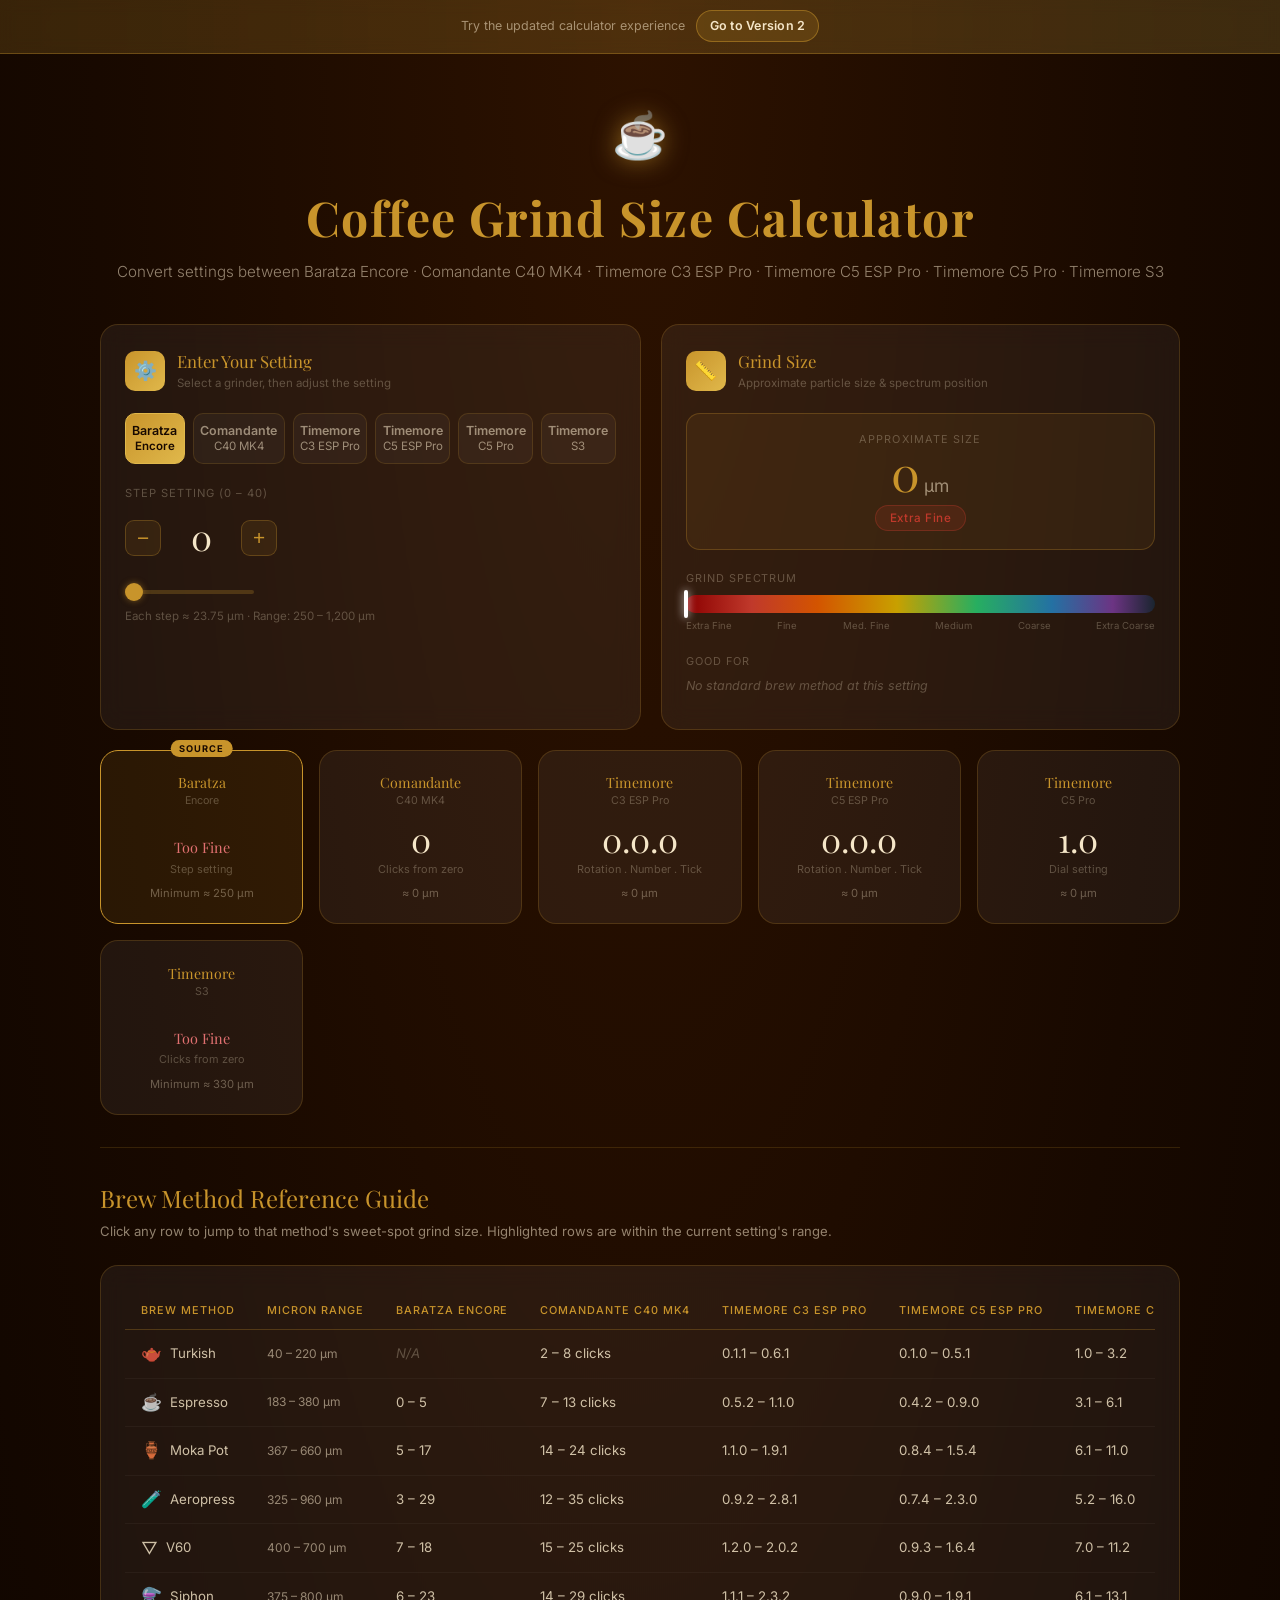
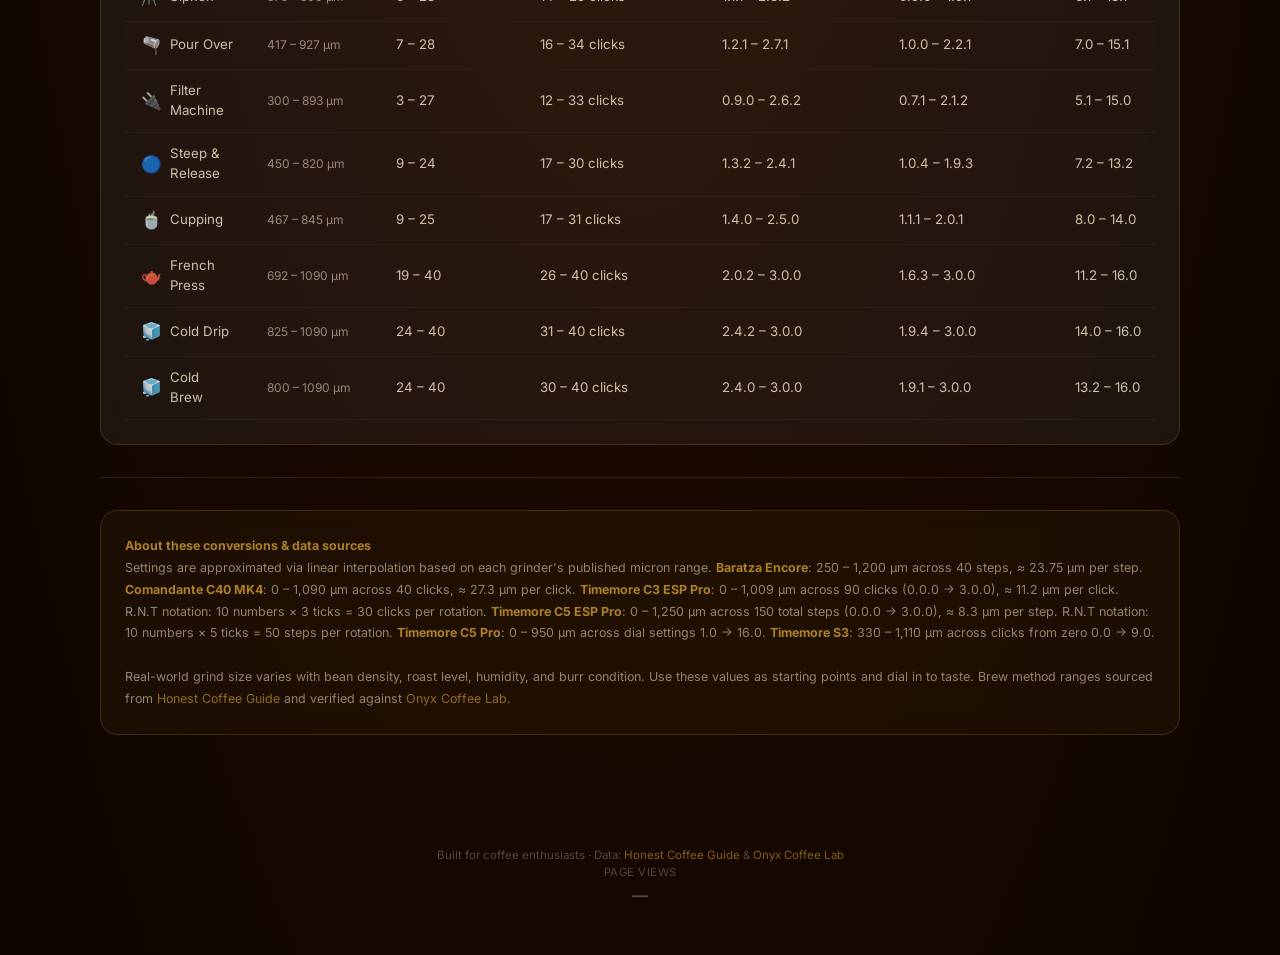
<file: index.html>
<!DOCTYPE html>
<html lang="en">
<head>
  <meta charset="UTF-8" />
  <link rel="icon" href="data:image/svg+xml,<svg xmlns='http://www.w3.org/2000/svg' viewBox='0 0 100 100'><text y='.9em' font-size='90'>☕</text></svg>" />
  <meta name="viewport" content="width=device-width, initial-scale=1.0" />
  <title>Coffee Grind Size Calculator</title>
  <link rel="preconnect" href="https://fonts.googleapis.com" />
  <link href="https://fonts.googleapis.com/css2?family=Playfair+Display:ital,wght@0,400;0,600;0,700;1,400&family=Inter:wght@300;400;500;600&display=swap" rel="stylesheet" />
  <style>
    /* ── Reset & Variables ─────────────────────────────────── */
    *, *::before, *::after { box-sizing: border-box; margin: 0; padding: 0; }

    :root {
      --espresso:     #180900;
      --dark:         #2b1100;
      --mid:          #5c3317;
      --caramel:      #c8942b;
      --gold:         #e0b84b;
      --cream:        #f5e6c8;
      --muted:        rgba(245,230,200,0.55);
      --faint:        rgba(245,230,200,0.28);
      --card:         rgba(255,255,255,0.055);
      --card-border:  rgba(200,148,43,0.22);
      --card-hover:   rgba(200,148,43,0.1);
    }

    html { scroll-behavior: smooth; }

    body {
      font-family: 'Inter', sans-serif;
      background: radial-gradient(ellipse at top, #2d1200 0%, #180900 60%, #0e0500 100%);
      min-height: 100vh;
      color: var(--cream);
      line-height: 1.5;
    }

    /* ── Version Banner ─────────────────────────────────────── */
    .v2-banner {
      position: sticky;
      top: 0;
      z-index: 1000;
      display: flex;
      justify-content: center;
      align-items: center;
      gap: 0.7rem;
      padding: 0.65rem 1rem;
      background: linear-gradient(90deg, rgba(200,148,43,0.2), rgba(224,184,75,0.2));
      border-bottom: 1px solid rgba(200,148,43,0.35);
      backdrop-filter: blur(8px);
      font-size: 0.78rem;
      color: var(--muted);
    }
    .v2-banner a {
      display: inline-block;
      padding: 0.35rem 0.8rem;
      border-radius: 999px;
      border: 1px solid rgba(200,148,43,0.5);
      background: rgba(200,148,43,0.18);
      color: var(--cream);
      text-decoration: none;
      font-weight: 600;
      letter-spacing: 0.02em;
      transition: all 0.2s ease;
    }
    .v2-banner a:hover {
      background: rgba(200,148,43,0.32);
      border-color: var(--gold);
      color: #fff9ea;
    }

    /* ── Header ─────────────────────────────────────────────── */
    header {
      text-align: center;
      padding: 3rem 1.5rem 2.5rem;
    }
    .header-icon {
      font-size: 2.8rem;
      display: block;
      margin-bottom: 0.75rem;
      filter: drop-shadow(0 0 12px rgba(200,148,43,0.6));
    }
    header h1 {
      font-family: 'Playfair Display', serif;
      font-size: clamp(1.7rem, 4.5vw, 3rem);
      color: var(--caramel);
      letter-spacing: 0.03em;
    }
    header p {
      margin-top: 0.5rem;
      color: var(--muted);
      font-size: clamp(0.8rem, 2vw, 0.95rem);
      font-weight: 300;
    }

    /* ── Layout ─────────────────────────────────────────────── */
    main {
      max-width: 1120px;
      margin: 0 auto;
      padding: 0 1.25rem 5rem;
    }

    .grid-2 {
      display: grid;
      grid-template-columns: 1fr 1fr;
      gap: 1.25rem;
      margin-bottom: 1.25rem;
    }
    @media (max-width: 720px) { .grid-2 { grid-template-columns: 1fr; } }

    .grid-3 {
      display: grid;
      grid-template-columns: repeat(5, minmax(0, 1fr));
      gap: 1rem;
      margin-bottom: 2rem;
    }
    @media (max-width: 1100px) { .grid-3 { grid-template-columns: repeat(3, 1fr); } }
    @media (max-width: 760px) { .grid-3 { grid-template-columns: repeat(2, 1fr); } }
    @media (max-width: 520px) { .grid-3 { grid-template-columns: 1fr; } }

    /* ── Cards ───────────────────────────────────────────────── */
    .card {
      background: var(--card);
      border: 1px solid var(--card-border);
      border-radius: 18px;
      padding: 1.5rem;
      backdrop-filter: blur(12px);
    }
    .card-head {
      display: flex;
      align-items: center;
      gap: 0.75rem;
      margin-bottom: 1.25rem;
    }
    .card-icon {
      width: 40px; height: 40px;
      background: linear-gradient(135deg, var(--caramel), var(--gold));
      border-radius: 10px;
      display: flex; align-items: center; justify-content: center;
      font-size: 1.15rem;
      flex-shrink: 0;
    }
    .card-title {
      font-family: 'Playfair Display', serif;
      font-size: 1.05rem;
      color: var(--caramel);
    }
    .card-sub {
      font-size: 0.72rem;
      color: var(--faint);
      margin-top: 0.1rem;
    }

    /* ── Grinder Tabs ────────────────────────────────────────── */
    .grinder-tabs {
      display: flex;
      gap: 0.5rem;
      margin-bottom: 1.35rem;
    }
    .g-tab {
      flex: 1;
      padding: 0.55rem 0.4rem;
      background: rgba(255,255,255,0.04);
      border: 1px solid rgba(200,148,43,0.18);
      border-radius: 10px;
      color: var(--muted);
      font-size: 0.72rem;
      font-family: 'Inter', sans-serif;
      line-height: 1.3;
      text-align: center;
      cursor: pointer;
      transition: all 0.2s;
    }
    .g-tab strong { display: block; font-size: 0.78rem; font-weight: 600; }
    .g-tab:hover { border-color: var(--caramel); color: var(--caramel); }
    .g-tab.active {
      background: linear-gradient(135deg, var(--caramel), var(--gold));
      border-color: var(--gold);
      color: var(--espresso);
      font-weight: 600;
    }

    /* ── Input Panels ────────────────────────────────────────── */
    .panel { display: none; }
    .panel.active { display: block; }

    .input-label {
      font-size: 0.7rem;
      text-transform: uppercase;
      letter-spacing: 0.09em;
      color: var(--faint);
      margin-bottom: 0.6rem;
    }

    /* Timemore spinners */
    .tm-spinners {
      display: flex;
      align-items: flex-start;
      gap: 0.2rem;
      flex-wrap: nowrap;
    }
    .spinner-col {
      display: flex;
      flex-direction: column;
      align-items: center;
      gap: 0.2rem;
    }
    .sp-btn {
      width: 38px; height: 26px;
      background: rgba(200,148,43,0.1);
      border: 1px solid rgba(200,148,43,0.28);
      border-radius: 7px;
      color: var(--caramel);
      font-size: 0.75rem;
      cursor: pointer;
      display: flex; align-items: center; justify-content: center;
      transition: all 0.15s;
      user-select: none;
    }
    .sp-btn:hover { background: rgba(200,148,43,0.25); border-color: var(--caramel); }
    .sp-val {
      font-family: 'Playfair Display', serif;
      font-size: 2rem;
      color: var(--cream);
      width: 38px;
      text-align: center;
      background: rgba(255,255,255,0.06);
      border: 1px solid rgba(200,148,43,0.2);
      border-radius: 8px;
      padding: 0.15rem 0;
      line-height: 1;
    }
    .sp-lbl {
      font-size: 0.58rem;
      color: var(--faint);
      text-transform: uppercase;
      letter-spacing: 0.05em;
    }
    .dot-sep {
      font-size: 1.9rem;
      color: var(--caramel);
      margin-top: 1.75rem;
      padding: 0 0.15rem;
      line-height: 1;
    }

    /* Click / Step controls */
    .num-ctrl {
      display: flex;
      align-items: center;
      gap: 0.75rem;
      margin-bottom: 0.75rem;
    }
    .num-btn {
      width: 36px; height: 36px;
      background: rgba(200,148,43,0.1);
      border: 1px solid rgba(200,148,43,0.3);
      border-radius: 9px;
      color: var(--caramel);
      font-size: 1.3rem;
      cursor: pointer;
      display: flex; align-items: center; justify-content: center;
      transition: all 0.15s;
      user-select: none;
      flex-shrink: 0;
    }
    .num-btn:hover { background: rgba(200,148,43,0.25); border-color: var(--caramel); }
    .num-val {
      font-family: 'Playfair Display', serif;
      font-size: 2.2rem;
      color: var(--cream);
      min-width: 56px;
      text-align: center;
    }
    input[type="range"] {
      flex: 1;
      height: 4px;
      appearance: none;
      background: rgba(200,148,43,0.25);
      border-radius: 2px;
      outline: none;
      cursor: pointer;
    }
    input[type="range"]::-webkit-slider-thumb {
      appearance: none;
      width: 18px; height: 18px;
      background: var(--caramel);
      border-radius: 50%;
      cursor: pointer;
      box-shadow: 0 0 6px rgba(200,148,43,0.5);
    }
    input[type="range"]::-moz-range-thumb {
      width: 18px; height: 18px;
      background: var(--caramel);
      border-radius: 50%;
      border: none;
      cursor: pointer;
    }
    .hint {
      font-size: 0.72rem;
      color: var(--faint);
      margin-top: 0.5rem;
    }

    /* ── Micron Display ──────────────────────────────────────── */
    .micron-box {
      text-align: center;
      padding: 1.1rem 1rem;
      background: rgba(200,148,43,0.09);
      border: 1px solid rgba(200,148,43,0.28);
      border-radius: 14px;
      margin-bottom: 1.25rem;
    }
    .micron-lbl {
      font-size: 0.68rem;
      text-transform: uppercase;
      letter-spacing: 0.1em;
      color: var(--faint);
    }
    .micron-num {
      font-family: 'Playfair Display', serif;
      font-size: 3rem;
      color: var(--caramel);
      line-height: 1;
      margin: 0.2rem 0;
    }
    .micron-unit { font-size: 1.1rem; color: var(--muted); }
    .zone-badge {
      display: inline-block;
      margin-top: 0.4rem;
      padding: 0.2rem 0.85rem;
      border-radius: 20px;
      font-size: 0.73rem;
      font-weight: 500;
      letter-spacing: 0.04em;
    }

    /* ── Spectrum Bar ────────────────────────────────────────── */
    .spectrum-wrap { margin-bottom: 1.25rem; }
    .spectrum-title {
      font-size: 0.68rem;
      text-transform: uppercase;
      letter-spacing: 0.09em;
      color: var(--faint);
      margin-bottom: 0.55rem;
    }
    .spectrum-track {
      position: relative;
      height: 18px;
      border-radius: 9px;
      background: linear-gradient(to right,
        #8B0000 0%, #c0392b 14%,
        #d35400 28%,
        #c8a000 45%,
        #27ae60 62%,
        #2471a3 78%,
        #6c3483 91%,
        #1a252f 100%
      );
      overflow: visible;
    }
    .s-marker {
      position: absolute;
      top: -5px;
      width: 4px;
      height: 28px;
      background: #fff;
      border-radius: 2px;
      transform: translateX(-50%);
      transition: left 0.25s ease;
      box-shadow: 0 0 8px rgba(255,255,255,0.85);
      pointer-events: none;
    }
    .spectrum-labs {
      display: flex;
      justify-content: space-between;
      margin-top: 0.35rem;
      font-size: 0.6rem;
      color: var(--faint);
    }

    /* ── Suggested Methods ───────────────────────────────────── */
    .sug-label {
      font-size: 0.68rem;
      text-transform: uppercase;
      letter-spacing: 0.09em;
      color: var(--faint);
      margin-bottom: 0.45rem;
    }
    .sug-pills { display: flex; flex-wrap: wrap; gap: 0.35rem; min-height: 28px; }
    .sug-pill {
      padding: 0.2rem 0.65rem;
      border: 1px solid rgba(200,148,43,0.3);
      border-radius: 20px;
      background: rgba(200,148,43,0.1);
      font-size: 0.72rem;
      color: var(--caramel);
    }
    .sug-none { font-size: 0.78rem; color: var(--faint); font-style: italic; }

    /* ── Result Cards ────────────────────────────────────────── */
    .res-card {
      background: var(--card);
      border: 1px solid var(--card-border);
      border-radius: 18px;
      padding: 1.35rem 1rem;
      text-align: center;
      position: relative;
      transition: border-color 0.2s, background 0.2s;
    }
    .res-card.source {
      border-color: var(--caramel);
      background: rgba(200,148,43,0.11);
    }
    .res-card.source::before {
      content: 'SOURCE';
      position: absolute;
      top: -11px;
      left: 50%;
      transform: translateX(-50%);
      background: var(--caramel);
      color: var(--espresso);
      font-size: 0.58rem;
      font-weight: 700;
      padding: 2px 9px;
      border-radius: 10px;
      letter-spacing: 0.1em;
    }
    .res-brand {
      font-family: 'Playfair Display', serif;
      font-size: 0.88rem;
      color: var(--caramel);
    }
    .res-model {
      font-size: 0.67rem;
      color: var(--faint);
      margin-bottom: 0.75rem;
    }
    .res-setting {
      font-family: 'Playfair Display', serif;
      font-size: 2.1rem;
      color: var(--cream);
      line-height: 1.1;
    }
    .res-unit {
      font-size: 0.68rem;
      color: var(--faint);
      margin-top: 0.15rem;
    }
    .res-approx {
      font-size: 0.7rem;
      color: rgba(245,230,200,0.35);
      margin-top: 0.5rem;
    }
    .oor { color: #e07070; font-size: 0.9rem; }

    /* ── Divider ─────────────────────────────────────────────── */
    .divider {
      height: 1px;
      background: rgba(200,148,43,0.18);
      margin: 2rem 0;
    }

    /* ── Section Heading ─────────────────────────────────────── */
    .sec-title {
      font-family: 'Playfair Display', serif;
      font-size: 1.5rem;
      color: var(--caramel);
      margin-bottom: 0.35rem;
    }
    .sec-sub {
      font-size: 0.82rem;
      color: var(--muted);
      margin-bottom: 1.5rem;
    }

    /* ── Brew Table ──────────────────────────────────────────── */
    .table-wrap { overflow-x: auto; }
    table {
      width: 100%;
      border-collapse: collapse;
      font-size: 0.83rem;
      min-width: 600px;
    }
    thead th {
      padding: 0.7rem 1rem;
      text-align: left;
      font-size: 0.68rem;
      text-transform: uppercase;
      letter-spacing: 0.09em;
      color: var(--caramel);
      font-weight: 500;
      border-bottom: 1px solid rgba(200,148,43,0.28);
      white-space: nowrap;
    }
    tbody td {
      padding: 0.7rem 1rem;
      border-bottom: 1px solid rgba(255,255,255,0.04);
      color: rgba(245,230,200,0.82);
      vertical-align: middle;
    }
    tbody tr { cursor: pointer; transition: background 0.15s; }
    tbody tr:hover td { background: rgba(200,148,43,0.08); }
    tbody tr.in-range td { background: rgba(200,148,43,0.13); }
    tbody tr.in-range td:first-child { border-left: 3px solid var(--caramel); }
    .meth-cell { display: flex; align-items: center; gap: 0.5rem; }
    .meth-icon { font-size: 1.05rem; }
    .na { color: var(--faint); font-style: italic; }
    .micron-range {
      font-size: 0.75rem;
      color: var(--muted);
      white-space: nowrap;
    }

    /* ── Notes ───────────────────────────────────────────────── */
    .notes {
      font-size: 0.78rem;
      color: var(--muted);
      line-height: 1.75;
    }
    .notes strong { color: rgba(200,148,43,0.85); }
    .notes a { color: rgba(200,148,43,0.7); text-decoration: none; }
    .notes a:hover { color: var(--caramel); text-decoration: underline; }

    /* ── Footer ──────────────────────────────────────────────── */
    footer {
      text-align: center;
      padding: 2rem 1rem;
      font-size: 0.72rem;
      color: var(--faint);
    }
    footer a { color: rgba(200,148,43,0.6); text-decoration: none; }

    .visit-counter{display:flex;justify-content:center;align-items:center;margin-bottom:16px}
    .counter-item{display:flex;flex-direction:column;align-items:center;gap:2px}
    .counter-label{font-size:.7rem;text-transform:uppercase;letter-spacing:.5px;color:var(--text2)}
    .counter-value{font-size:1rem;font-weight:700;color:var(--accent)}


    /* ── Responsive tweaks ───────────────────────────────────── */
    @media (max-width: 440px) {
      .tm-spinners { gap: 0.1rem; }
      .sp-val { width: 34px; font-size: 1.7rem; }
      .sp-btn { width: 34px; }
      .dot-sep { font-size: 1.5rem; }
    }
  </style>
</head>
<body>

<div class="v2-banner">
  <span>Try the updated calculator experience</span>
  <a href="v2/">Go to Version 2</a>
</div>

<header>
  <span class="header-icon">☕</span>
  <h1>Coffee Grind Size Calculator</h1>
  <p>Convert settings between Baratza Encore · Comandante C40 MK4 · Timemore C3 ESP Pro · Timemore C5 ESP Pro · Timemore C5 Pro · Timemore S3</p>
</header>

<main>

  <!-- ── Top Row: Input + Display ─────────────────────────── -->
  <div class="grid-2">

    <!-- Input Panel -->
    <div class="card">
      <div class="card-head">
        <div class="card-icon">⚙️</div>
        <div>
          <div class="card-title">Enter Your Setting</div>
          <div class="card-sub">Select a grinder, then adjust the setting</div>
        </div>
      </div>

      <div class="grinder-tabs">
        <button class="g-tab active" id="tab-baratza" onclick="selectGrinder('baratza')">
          <strong>Baratza</strong>Encore
        </button>
        <button class="g-tab" id="tab-comandante" onclick="selectGrinder('comandante')">
          <strong>Comandante</strong>C40 MK4
        </button>
        <button class="g-tab" id="tab-c3esp" onclick="selectGrinder('c3esp')">
          <strong>Timemore</strong>C3 ESP Pro
        </button>
        <button class="g-tab" id="tab-timemore" onclick="selectGrinder('timemore')">
          <strong>Timemore</strong>C5 ESP Pro
        </button>
        <button class="g-tab" id="tab-c5pro" onclick="selectGrinder('c5pro')">
          <strong>Timemore</strong>C5 Pro
        </button>
        <button class="g-tab" id="tab-s3" onclick="selectGrinder('s3')">
          <strong>Timemore</strong>S3
        </button>
      </div>

      <!-- Timemore Panel -->
      <div class="panel" id="panel-timemore">
        <div class="input-label">Setting — Rotations . Number . Tick</div>
        <div class="tm-spinners">
          <div class="spinner-col">
            <button class="sp-btn" onclick="adjSpinner('r',1)">▲</button>
            <div class="sp-val" id="sv-r">0</div>
            <button class="sp-btn" onclick="adjSpinner('r',-1)">▼</button>
            <div class="sp-lbl">Rot.</div>
          </div>
          <div class="dot-sep">.</div>
          <div class="spinner-col">
            <button class="sp-btn" onclick="adjSpinner('n',1)">▲</button>
            <div class="sp-val" id="sv-n">0</div>
            <button class="sp-btn" onclick="adjSpinner('n',-1)">▼</button>
            <div class="sp-lbl">Num.</div>
          </div>
          <div class="dot-sep">.</div>
          <div class="spinner-col">
            <button class="sp-btn" onclick="adjSpinner('t',1)">▲</button>
            <div class="sp-val" id="sv-t">0</div>
            <button class="sp-btn" onclick="adjSpinner('t',-1)">▼</button>
            <div class="sp-lbl">Tick</div>
          </div>
        </div>
        <p class="hint" style="margin-top:0.8rem">
          e.g. <strong>1.3.2</strong> = 1 full rotation, 3rd number mark, 2nd tick between marks
        </p>
      </div>

      <!-- Timemore C5 Pro Panel -->
      <div class="panel" id="panel-c5pro">
        <div class="input-label">Dial Setting (1.0 – 16.0)</div>
        <div class="num-ctrl">
          <button class="num-btn" onclick="adjC5Pro(-0.1)">−</button>
          <div class="num-val" id="nv-c5pro">1.0</div>
          <button class="num-btn" onclick="adjC5Pro(0.1)">+</button>
        </div>
        <input type="range" min="1" max="16" step="0.1" value="1" id="sl-c5pro" oninput="setC5Pro(+this.value)" />
        <p class="hint">Honest Coffee Guide range: 0 – 950 μm across settings 1.0 – 16.0</p>
      </div>

      <!-- Timemore S3 Panel -->
      <div class="panel" id="panel-s3">
        <div class="input-label">Clicks from Zero (0.0 – 9.0)</div>
        <div class="num-ctrl">
          <button class="num-btn" onclick="adjS3(-0.1)">−</button>
          <div class="num-val" id="nv-s3">0.0</div>
          <button class="num-btn" onclick="adjS3(0.1)">+</button>
        </div>
        <input type="range" min="0" max="9" step="0.1" value="0" id="sl-s3" oninput="setS3(+this.value)" />
        <p class="hint">Honest Coffee Guide range: 330 – 1,110 μm across settings 0.0 – 9.0</p>
      </div>

      <!-- Comandante Panel -->
      <div class="panel" id="panel-comandante">
        <div class="input-label">Clicks from Zero (0 – 40)</div>
        <div class="num-ctrl">
          <button class="num-btn" onclick="adjClicks(-1)">−</button>
          <div class="num-val" id="nv-clicks">0</div>
          <button class="num-btn" onclick="adjClicks(1)">+</button>
        </div>
        <input type="range" min="0" max="40" value="0" id="sl-clicks" oninput="setClicks(+this.value)" />
        <p class="hint">Each click ≈ 27.3 μm · Red Clix upgrade halves each step to ~13.6 μm</p>
      </div>

      <!-- Timemore C3 ESP Pro Panel -->
      <div class="panel" id="panel-c3esp">
        <div class="input-label">Setting — Rotations . Number . Tick</div>
        <div class="tm-spinners">
          <div class="spinner-col">
            <button class="sp-btn" onclick="adjC3Spinner('r',1)">▲</button>
            <div class="sp-val" id="sv-c3r">0</div>
            <button class="sp-btn" onclick="adjC3Spinner('r',-1)">▼</button>
            <div class="sp-lbl">Rot.</div>
          </div>
          <div class="dot-sep">.</div>
          <div class="spinner-col">
            <button class="sp-btn" onclick="adjC3Spinner('n',1)">▲</button>
            <div class="sp-val" id="sv-c3n">0</div>
            <button class="sp-btn" onclick="adjC3Spinner('n',-1)">▼</button>
            <div class="sp-lbl">Num.</div>
          </div>
          <div class="dot-sep">.</div>
          <div class="spinner-col">
            <button class="sp-btn" onclick="adjC3Spinner('t',1)">▲</button>
            <div class="sp-val" id="sv-c3t">0</div>
            <button class="sp-btn" onclick="adjC3Spinner('t',-1)">▼</button>
            <div class="sp-lbl">Tick</div>
          </div>
        </div>
        <p class="hint" style="margin-top:0.8rem">
          23.3 μm per click · 30 clicks per rotation · 3 rotations max (90 clicks)
        </p>
      </div>

      <!-- Baratza Panel -->
      <div class="panel active" id="panel-baratza">
        <div class="input-label">Step Setting (0 – 40)</div>
        <div class="num-ctrl">
          <button class="num-btn" onclick="adjSteps(-1)">−</button>
          <div class="num-val" id="nv-steps">0</div>
          <button class="num-btn" onclick="adjSteps(1)">+</button>
        </div>
        <input type="range" min="0" max="40" value="0" id="sl-steps" oninput="setSteps(+this.value)" />
        <p class="hint">Each step ≈ 23.75 μm · Range: 250 – 1,200 μm</p>
      </div>
    </div>

    <!-- Display Panel -->
    <div class="card">
      <div class="card-head">
        <div class="card-icon">📏</div>
        <div>
          <div class="card-title">Grind Size</div>
          <div class="card-sub">Approximate particle size &amp; spectrum position</div>
        </div>
      </div>

      <div class="micron-box">
        <div class="micron-lbl">Approximate Size</div>
        <div>
          <span class="micron-num" id="disp-microns">0</span>
          <span class="micron-unit">μm</span>
        </div>
        <span class="zone-badge" id="zone-badge">—</span>
      </div>

      <div class="spectrum-wrap">
        <div class="spectrum-title">Grind Spectrum</div>
        <div class="spectrum-track">
          <div class="s-marker" id="s-marker" style="left:0%"></div>
        </div>
        <div class="spectrum-labs">
          <span>Extra Fine</span>
          <span>Fine</span>
          <span>Med. Fine</span>
          <span>Medium</span>
          <span>Coarse</span>
          <span>Extra Coarse</span>
        </div>
      </div>

      <div class="sug-label">Good for</div>
      <div class="sug-pills" id="sug-pills">
        <span class="sug-none">Adjust the setting to see brew method suggestions</span>
      </div>
    </div>

  </div><!-- end grid-2 -->

  <!-- ── Converted Settings ─────────────────────────────────── -->
  <div class="grid-3">
    <div class="res-card source" id="rc-baratza">
      <div class="res-brand">Baratza</div>
      <div class="res-model">Encore</div>
      <div class="res-setting" id="rv-baratza">0</div>
      <div class="res-unit">Step setting</div>
      <div class="res-approx" id="ra-baratza">≈ 250 μm</div>
    </div>
    <div class="res-card" id="rc-comandante">
      <div class="res-brand">Comandante</div>
      <div class="res-model">C40 MK4</div>
      <div class="res-setting" id="rv-comandante">0</div>
      <div class="res-unit">Clicks from zero</div>
      <div class="res-approx" id="ra-comandante">≈ 0 μm</div>
    </div>
    <div class="res-card" id="rc-c3esp">
      <div class="res-brand">Timemore</div>
      <div class="res-model">C3 ESP Pro</div>
      <div class="res-setting" id="rv-c3esp">0.0.0</div>
      <div class="res-unit">Rotation . Number . Tick</div>
      <div class="res-approx" id="ra-c3esp">≈ 0 μm</div>
    </div>
    <div class="res-card" id="rc-timemore">
      <div class="res-brand">Timemore</div>
      <div class="res-model">C5 ESP Pro</div>
      <div class="res-setting" id="rv-timemore">0.0.0</div>
      <div class="res-unit">Rotation . Number . Tick</div>
      <div class="res-approx" id="ra-timemore">≈ 0 μm</div>
    </div>
    <div class="res-card" id="rc-c5pro">
      <div class="res-brand">Timemore</div>
      <div class="res-model">C5 Pro</div>
      <div class="res-setting" id="rv-c5pro">1.0</div>
      <div class="res-unit">Dial setting</div>
      <div class="res-approx" id="ra-c5pro">≈ 0 μm</div>
    </div>
    <div class="res-card" id="rc-s3">
      <div class="res-brand">Timemore</div>
      <div class="res-model">S3</div>
      <div class="res-setting" id="rv-s3">0.0</div>
      <div class="res-unit">Clicks from zero</div>
      <div class="res-approx" id="ra-s3">≈ 330 μm</div>
    </div>
  </div>

  <div class="divider"></div>

  <!-- ── Brew Method Reference Table ────────────────────────── -->
  <div class="sec-title">Brew Method Reference Guide</div>
  <div class="sec-sub">
    Click any row to jump to that method's sweet-spot grind size.
    Highlighted rows are within the current setting's range.
  </div>

  <div class="card">
    <div class="table-wrap">
      <table id="brew-table">
        <thead>
          <tr>
            <th>Brew Method</th>
            <th>Micron Range</th>
            <th>Baratza Encore</th>
            <th>Comandante C40 MK4</th>
            <th>Timemore C3 ESP Pro</th>
            <th>Timemore C5 ESP Pro</th>
            <th>Timemore C5 Pro</th>
            <th>Timemore S3</th>
          </tr>
        </thead>
        <tbody id="brew-tbody"></tbody>
      </table>
    </div>
  </div>

  <div class="divider"></div>

  <!-- ── Notes ──────────────────────────────────────────────── -->
  <div class="card" style="background: rgba(200,148,43,0.05);">
    <p class="notes">
      <strong>About these conversions &amp; data sources</strong><br>
      Settings are approximated via linear interpolation based on each grinder's published micron range.
      <strong>Baratza Encore</strong>: 250 – 1,200 μm across 40 steps, ≈ 23.75 μm per step.
      <strong>Comandante C40 MK4</strong>: 0 – 1,090 μm across 40 clicks, ≈ 27.3 μm per click.
      <strong>Timemore C3 ESP Pro</strong>: 0 – 1,009 μm across 90 clicks (0.0.0 → 3.0.0), ≈ 11.2 μm per click. R.N.T notation: 10 numbers × 3 ticks = 30 clicks per rotation.
      <strong>Timemore C5 ESP Pro</strong>: 0 – 1,250 μm across 150 total steps (0.0.0 → 3.0.0), ≈ 8.3 μm per step. R.N.T notation: 10 numbers × 5 ticks = 50 steps per rotation.
      <strong>Timemore C5 Pro</strong>: 0 – 950 μm across dial settings 1.0 → 16.0.
      <strong>Timemore S3</strong>: 330 – 1,110 μm across clicks from zero 0.0 → 9.0.<br><br>
      Real-world grind size varies with bean density, roast level, humidity, and burr condition.
      Use these values as starting points and dial in to taste.
      Brew method ranges sourced from
      <a href="https://honestcoffeeguide.com/comandante-c40-mk4-grind-settings/" target="_blank" rel="noopener">Honest Coffee Guide</a>
      and verified against
      <a href="https://onyxcoffeelab.com/pages/grind-size-calculator" target="_blank" rel="noopener">Onyx Coffee Lab</a>.
    </p>
  </div>

</main>

<footer>
  <p>Built for coffee enthusiasts ·
    Data: <a href="https://honestcoffeeguide.com" target="_blank" rel="noopener">Honest Coffee Guide</a>
    &amp; <a href="https://onyxcoffeelab.com/pages/grind-size-calculator" target="_blank" rel="noopener">Onyx Coffee Lab</a>
  </p>
  <div class="visit-counter" id="visit-counter">
    <span class="counter-item"><span class="counter-label">Page Views</span><span class="counter-value" id="total-views">—</span></span>
  </div>
</footer>

<script>
/* ═══════════════════════════════════════════════════════════════
   CONSTANTS
═══════════════════════════════════════════════════════════════ */

// Grinder calibration constants (linear model)
const TM = {
  stepsPerRot: 50,       // 10 numbers × 5 ticks
  maxSteps: 150,         // 3.0.0
  maxMicrons: 1250,
  micronsPerStep: 1250 / 150  // ≈ 8.333
};
const C5P = {
  minSetting: 1,
  maxSetting: 16,
  minMicrons: 0,
  maxMicrons: 950,
  get micronsPerStep() { return (this.maxMicrons - this.minMicrons) / (this.maxSetting - this.minSetting); }
};
const S3 = {
  minSetting: 0,
  maxSetting: 9,
  minMicrons: 330,
  maxMicrons: 1110,
  get micronsPerStep() { return (this.maxMicrons - this.minMicrons) / (this.maxSetting - this.minSetting); }
};
const C3E = {
  stepsPerRot: 30,   // 10 numbers × 3 ticks
  maxRot: 3,
  maxSteps: 90,
  maxMicrons: 1009,
  get micronsPerStep() { return this.maxMicrons / this.maxSteps; }  // ≈ 11.21
};
const CMD = {
  maxClicks: 40,
  maxMicrons: 1090,
  micronsPerClick: 1090 / 40  // 27.25
};
const BAR = {
  minStep: 0,
  maxStep: 40,
  minMicrons: 250,
  maxMicrons: 1200,
  get micronsPerStep() { return (this.maxMicrons - this.minMicrons) / this.maxStep; } // 23.75
};

// Grind zone definitions
const ZONES = [
  { label: 'Extra Fine',   min:    0, max:  200, color: '#c0392b' },
  { label: 'Fine',         min:  200, max:  400, color: '#d35400' },
  { label: 'Medium Fine',  min:  400, max:  600, color: '#c8a000' },
  { label: 'Medium',       min:  600, max:  800, color: '#27ae60' },
  { label: 'Medium Coarse',min:  800, max: 1000, color: '#2471a3' },
  { label: 'Coarse',       min: 1000, max: 1200, color: '#6c3483' },
  { label: 'Extra Coarse', min: 1200, max: 9999, color: '#2c3e50' },
];

// Brew methods — ranges from Honest Coffee Guide source data
// micronMin / micronMax derived from Timemore & Comandante data
const METHODS = [
  {
    name: 'Turkish',        icon: '🫖',
    micronMin:  40, micronMax:  220,
    tm:  { lo: '0.1.0', hi: '0.5.1' },
    c3esp: { lo: '0.1.1', hi: '0.6.1' },
    c5pro: { lo: '1.0', hi: '3.2' },
    s3: null,
    cmd: { lo: 2,   hi: 8   },
    bar: null
  },
  {
    name: 'Espresso',       icon: '☕',
    micronMin: 183, micronMax:  380,
    tm:  { lo: '0.4.2', hi: '0.9.0' },
    c3esp: { lo: '0.5.2', hi: '1.1.0' },
    c5pro: { lo: '3.1', hi: '6.1' },
    s3: { lo: '0.0', hi: '0.5' },
    cmd: { lo: 7,   hi: 13  },
    bar: { lo: 0,   hi: 5   }
  },
  {
    name: 'Moka Pot',       icon: '🏺',
    micronMin: 367, micronMax:  660,
    tm:  { lo: '0.8.4', hi: '1.5.4' },
    c3esp: { lo: '1.1.0', hi: '1.9.1' },
    c5pro: { lo: '6.1', hi: '11.0' },
    s3: { lo: '0.4', hi: '3.8' },
    cmd: { lo: 14,  hi: 24  },
    bar: { lo: 5,   hi: 17  }
  },
  {
    name: 'Aeropress',      icon: '🧪',
    micronMin: 325, micronMax:  960,
    tm:  { lo: '0.7.4', hi: '2.3.0' },
    c3esp: { lo: '0.9.2', hi: '2.8.1' },
    c5pro: { lo: '5.2', hi: '16.0' },
    s3: { lo: '0.0', hi: '7.2' },
    cmd: { lo: 12,  hi: 35  },
    bar: { lo: 3,   hi: 29  }
  },
  {
    name: 'V60',            icon: '▽',
    micronMin: 400, micronMax:  700,
    tm:  { lo: '0.9.3', hi: '1.6.4' },
    c3esp: { lo: '1.2.0', hi: '2.0.2' },
    c5pro: { lo: '7.0', hi: '11.2' },
    s3: { lo: '0.9', hi: '4.2' },
    cmd: { lo: 15,  hi: 25  },
    bar: { lo: 7,   hi: 18  }
  },
  {
    name: 'Siphon',         icon: '⚗️',
    micronMin: 375, micronMax:  800,
    tm:  { lo: '0.9.0', hi: '1.9.1' },
    c3esp: { lo: '1.1.1', hi: '2.3.2' },
    c5pro: { lo: '6.1', hi: '13.1' },
    s3: { lo: '0.6', hi: '5.4' },
    cmd: { lo: 14,  hi: 29  },
    bar: { lo: 6,   hi: 23  }
  },
  {
    name: 'Pour Over',      icon: '🫗',
    micronMin: 417, micronMax:  927,
    tm:  { lo: '1.0.0', hi: '2.2.1' },
    c3esp: { lo: '1.2.1', hi: '2.7.1' },
    c5pro: { lo: '7.0', hi: '15.1' },
    s3: { lo: '1.0', hi: '6.9' },
    cmd: { lo: 16,  hi: 34  },
    bar: { lo: 7,   hi: 28  }
  },
  {
    name: 'Filter Machine', icon: '🔌',
    micronMin: 300, micronMax:  893,
    tm:  { lo: '0.7.1', hi: '2.1.2' },
    c3esp: { lo: '0.9.0', hi: '2.6.2' },
    c5pro: { lo: '5.1', hi: '15.0' },
    s3: { lo: '0.0', hi: '6.5' },
    cmd: { lo: 12,  hi: 33  },
    bar: { lo: 3,   hi: 27  }
  },
  {
    name: 'Steep & Release',icon: '🔵',
    micronMin: 450, micronMax:  820,
    tm:  { lo: '1.0.4', hi: '1.9.3' },
    c3esp: { lo: '1.3.2', hi: '2.4.1' },
    c5pro: { lo: '7.2', hi: '13.2' },
    s3: { lo: '1.4', hi: '5.7' },
    cmd: { lo: 17,  hi: 30  },
    bar: { lo: 9,   hi: 24  }
  },
  {
    name: 'Cupping',        icon: '🍵',
    micronMin: 467, micronMax:  845,
    tm:  { lo: '1.1.1', hi: '2.0.1' },
    c3esp: { lo: '1.4.0', hi: '2.5.0' },
    c5pro: { lo: '8.0', hi: '14.0' },
    s3: { lo: '1.5', hi: '6.0' },
    cmd: { lo: 17,  hi: 31  },
    bar: { lo: 9,   hi: 25  }
  },
  {
    name: 'French Press',   icon: '🫖',
    micronMin: 692, micronMax: 1090,
    tm:  { lo: '1.6.3', hi: '3.0.0' },
    c3esp: { lo: '2.0.2', hi: '3.0.0' },
    c5pro: { lo: '11.2', hi: '16.0' },
    s3: { lo: '4.2', hi: '9.0' },
    cmd: { lo: 26,  hi: 40  },
    bar: { lo: 19,  hi: 40  }
  },
  {
    name: 'Cold Drip',      icon: '🧊',
    micronMin: 825, micronMax: 1090,
    tm:  { lo: '1.9.4', hi: '3.0.0' },
    c3esp: { lo: '2.4.2', hi: '3.0.0' },
    c5pro: { lo: '14.0', hi: '16.0' },
    s3: { lo: '5.7', hi: '9.0' },
    cmd: { lo: 31,  hi: 40  },
    bar: { lo: 24,  hi: 40  }
  },
  {
    name: 'Cold Brew',      icon: '🧊',
    micronMin: 800, micronMax: 1090,
    tm:  { lo: '1.9.1', hi: '3.0.0' },
    c3esp: { lo: '2.4.0', hi: '3.0.0' },
    c5pro: { lo: '13.2', hi: '16.0' },
    s3: { lo: '5.5', hi: '9.0' },
    cmd: { lo: 30,  hi: 40  },
    bar: { lo: 24,  hi: 40  }
  },
];

/* ═══════════════════════════════════════════════════════════════
   CONVERSION FUNCTIONS
═══════════════════════════════════════════════════════════════ */

function tmToMicrons(r, n, t) {
  return (r * TM.stepsPerRot + n * 5 + t) * TM.micronsPerStep;
}

function micronsToTm(µ) {
  const steps = Math.round(Math.min(TM.maxSteps, Math.max(0, µ / TM.micronsPerStep)));
  const r = Math.floor(steps / TM.stepsPerRot);
  const rem = steps % TM.stepsPerRot;
  const n = Math.floor(rem / 5);
  const t = rem % 5;
  return { r, n, t };
}

function c3eToMicrons(r, n, t) {
  return (r * C3E.stepsPerRot + n * 3 + t) * C3E.micronsPerStep;
}
function micronsToC3e(µ) {
  const steps = Math.round(Math.min(C3E.maxSteps, Math.max(0, µ / C3E.micronsPerStep)));
  const r = Math.floor(steps / C3E.stepsPerRot);
  const rem = steps % C3E.stepsPerRot;
  const n = Math.floor(rem / 3);
  const t = rem % 3;
  return { r, n, t };
}

function cmdToMicrons(c)  { return c * CMD.micronsPerClick; }
function micronsToCmd(µ)  { return Math.round(Math.min(CMD.maxClicks, Math.max(0, µ / CMD.micronsPerClick))); }

function barToMicrons(s)  { return BAR.minMicrons + s * BAR.micronsPerStep; }
function micronsToBar(µ)  { return Math.round(Math.min(BAR.maxStep, Math.max(BAR.minStep, (µ - BAR.minMicrons) / BAR.micronsPerStep))); }

function c5ProToMicrons(v) {
  const clamped = clamp(v, C5P.minSetting, C5P.maxSetting);
  return C5P.minMicrons + (clamped - C5P.minSetting) * C5P.micronsPerStep;
}
function micronsToC5Pro(µ) {
  const raw = C5P.minSetting + (µ - C5P.minMicrons) / C5P.micronsPerStep;
  return clamp(raw, C5P.minSetting, C5P.maxSetting);
}

function s3ToMicrons(v) {
  const clamped = clamp(v, S3.minSetting, S3.maxSetting);
  return S3.minMicrons + (clamped - S3.minSetting) * S3.micronsPerStep;
}
function micronsToS3(µ) {
  const raw = S3.minSetting + (µ - S3.minMicrons) / S3.micronsPerStep;
  return clamp(raw, S3.minSetting, S3.maxSetting);
}

function tmStr(r, n, t)   { return `${r}.${n}.${t}`; }
function formatDial(v) { return Number(v).toFixed(1); }

/* ═══════════════════════════════════════════════════════════════
   APP STATE
═══════════════════════════════════════════════════════════════ */

let activeGrinder = 'baratza';
let currentMicrons = 0;

// Per-grinder state
const state = {
  timemore:   { r: 0, n: 0, t: 0 },
  c3esp:      { r: 0, n: 0, t: 0 },
  c5pro:      { setting: 1 },
  s3:         { setting: 0 },
  comandante: { clicks: 0 },
  baratza:    { step: 0 }
};

/* ═══════════════════════════════════════════════════════════════
   GRINDER SELECTOR
═══════════════════════════════════════════════════════════════ */

function selectGrinder(g) {
  activeGrinder = g;
  ['baratza', 'comandante', 'c3esp', 'timemore', 'c5pro', 's3'].forEach(id => {
    document.getElementById('tab-'   + id).classList.toggle('active', id === g);
    document.getElementById('panel-' + id).classList.toggle('active', id === g);
    document.getElementById('rc-'    + id).classList.toggle('source', id === g);
  });
  // Recompute microns from currently-stored state for the new active grinder
  computeMicrons();
  updateAll();
}

/* ═══════════════════════════════════════════════════════════════
   INPUT HANDLERS
═══════════════════════════════════════════════════════════════ */

function adjSpinner(field, d) {
  const s = state.timemore;
  if (field === 'r') s.r = clamp(s.r + d, 0, 3);
  if (field === 'n') s.n = clamp(s.n + d, 0, 9);
  if (field === 't') s.t = clamp(s.t + d, 0, 4);
  // Cap at 3.0.0
  if (s.r === 3) { s.n = 0; s.t = 0; }
  document.getElementById('sv-r').textContent = s.r;
  document.getElementById('sv-n').textContent = s.n;
  document.getElementById('sv-t').textContent = s.t;
  computeMicrons(); updateAll();
}

function adjC3Spinner(field, d) {
  const s = state.c3esp;
  if (field === 'r') s.r = clamp(s.r + d, 0, 3);
  if (field === 'n') s.n = clamp(s.n + d, 0, 9);
  if (field === 't') s.t = clamp(s.t + d, 0, 2);
  // Cap at 3.0.0
  if (s.r === 3) { s.n = 0; s.t = 0; }
  document.getElementById('sv-c3r').textContent = s.r;
  document.getElementById('sv-c3n').textContent = s.n;
  document.getElementById('sv-c3t').textContent = s.t;
  computeMicrons(); updateAll();
}

function adjClicks(d) {
  state.comandante.clicks = clamp(state.comandante.clicks + d, 0, 40);
  syncClicksUI();
  computeMicrons(); updateAll();
}

function adjC5Pro(d) {
  state.c5pro.setting = round1(clamp(state.c5pro.setting + d, C5P.minSetting, C5P.maxSetting));
  syncC5ProUI();
  computeMicrons(); updateAll();
}
function setC5Pro(v) {
  state.c5pro.setting = round1(clamp(v, C5P.minSetting, C5P.maxSetting));
  syncC5ProUI();
  computeMicrons(); updateAll();
}
function syncC5ProUI() {
  const v = state.c5pro.setting;
  document.getElementById('nv-c5pro').textContent = formatDial(v);
  document.getElementById('sl-c5pro').value = v;
}

function adjS3(d) {
  state.s3.setting = round1(clamp(state.s3.setting + d, S3.minSetting, S3.maxSetting));
  syncS3UI();
  computeMicrons(); updateAll();
}
function setS3(v) {
  state.s3.setting = round1(clamp(v, S3.minSetting, S3.maxSetting));
  syncS3UI();
  computeMicrons(); updateAll();
}
function syncS3UI() {
  const v = state.s3.setting;
  document.getElementById('nv-s3').textContent = formatDial(v);
  document.getElementById('sl-s3').value = v;
}

function setClicks(v) {
  state.comandante.clicks = v;
  syncClicksUI();
  computeMicrons(); updateAll();
}
function syncClicksUI() {
  const c = state.comandante.clicks;
  document.getElementById('nv-clicks').textContent = c;
  document.getElementById('sl-clicks').value = c;
}

function adjSteps(d) {
  state.baratza.step = clamp(state.baratza.step + d, 0, 40);
  syncStepsUI();
  computeMicrons(); updateAll();
}
function setSteps(v) {
  state.baratza.step = v;
  syncStepsUI();
  computeMicrons(); updateAll();
}
function syncStepsUI() {
  const s = state.baratza.step;
  document.getElementById('nv-steps').textContent = s;
  document.getElementById('sl-steps').value = s;
}

function computeMicrons() {
  if (activeGrinder === 'timemore') {
    const { r, n, t } = state.timemore;
    currentMicrons = tmToMicrons(r, n, t);
  } else if (activeGrinder === 'c3esp') {
    const { r, n, t } = state.c3esp;
    currentMicrons = c3eToMicrons(r, n, t);
  } else if (activeGrinder === 'c5pro') {
    currentMicrons = c5ProToMicrons(state.c5pro.setting);
  } else if (activeGrinder === 's3') {
    currentMicrons = s3ToMicrons(state.s3.setting);
  } else if (activeGrinder === 'comandante') {
    currentMicrons = cmdToMicrons(state.comandante.clicks);
  } else {
    currentMicrons = barToMicrons(state.baratza.step);
  }
}

/* ═══════════════════════════════════════════════════════════════
   JUMP TO METHOD
═══════════════════════════════════════════════════════════════ */

function jumpToMethod(method) {
  const µ = Math.round((method.micronMin + method.micronMax) / 2);
  currentMicrons = µ;

  if (activeGrinder === 'timemore') {
    const { r, n, t } = micronsToTm(µ);
    state.timemore = { r, n, t };
    document.getElementById('sv-r').textContent = r;
    document.getElementById('sv-n').textContent = n;
    document.getElementById('sv-t').textContent = t;
  } else if (activeGrinder === 'c3esp') {
    const { r, n, t } = micronsToC3e(µ);
    state.c3esp = { r, n, t };
    document.getElementById('sv-c3r').textContent = r;
    document.getElementById('sv-c3n').textContent = n;
    document.getElementById('sv-c3t').textContent = t;
  } else if (activeGrinder === 'c5pro') {
    state.c5pro.setting = round1(micronsToC5Pro(µ));
    syncC5ProUI();
  } else if (activeGrinder === 's3') {
    state.s3.setting = round1(micronsToS3(µ));
    syncS3UI();
  } else if (activeGrinder === 'comandante') {
    state.comandante.clicks = micronsToCmd(µ);
    syncClicksUI();
  } else {
    state.baratza.step = micronsToBar(µ);
    syncStepsUI();
  }
  updateAll();
}

/* ═══════════════════════════════════════════════════════════════
   UPDATE UI
═══════════════════════════════════════════════════════════════ */

function updateAll() {
  const µ = Math.round(currentMicrons);

  // Micron display
  document.getElementById('disp-microns').textContent = µ;

  // Zone badge
  const zone = ZONES.find(z => µ >= z.min && µ < z.max) || ZONES[ZONES.length - 1];
  const badge = document.getElementById('zone-badge');
  badge.textContent = zone.label;
  badge.style.cssText = `background:${zone.color}28;color:${zone.color};border:1px solid ${zone.color}55;`;

  // Spectrum marker (0 – 1300 μm mapped to 0 – 100%)
  const pct = Math.min(100, (µ / 1300) * 100).toFixed(2);
  document.getElementById('s-marker').style.left = pct + '%';

  // Suggested brew methods
  const matching = METHODS.filter(m => µ >= m.micronMin && µ <= m.micronMax);
  const pillsEl = document.getElementById('sug-pills');
  if (matching.length === 0) {
    pillsEl.innerHTML = '<span class="sug-none">No standard brew method at this setting</span>';
  } else {
    pillsEl.innerHTML = matching.map(m =>
      `<span class="sug-pill">${m.icon} ${m.name}</span>`
    ).join('');
  }

  // Result cards
  // --- Timemore
  const tm = micronsToTm(µ);
  const tmµ = Math.round(tmToMicrons(tm.r, tm.n, tm.t));
  document.getElementById('rv-timemore').textContent = tmStr(tm.r, tm.n, tm.t);
  document.getElementById('ra-timemore').textContent = `≈ ${tmµ} μm`;

  // --- Timemore C3 ESP Pro
  const c3e = micronsToC3e(µ);
  const c3eµ = Math.round(c3eToMicrons(c3e.r, c3e.n, c3e.t));
  if (µ > C3E.maxMicrons) {
    document.getElementById('rv-c3esp').innerHTML = '<span class="oor">Max (3.0.0)</span>';
    document.getElementById('ra-c3esp').textContent = '≈ 1,009 μm (max)';
  } else {
    document.getElementById('rv-c3esp').textContent = tmStr(c3e.r, c3e.n, c3e.t);
    document.getElementById('ra-c3esp').textContent = `≈ ${c3eµ} μm`;
  }

  // --- Timemore C5 Pro
  if (µ > C5P.maxMicrons) {
    document.getElementById('rv-c5pro').innerHTML = '<span class="oor">Max (16.0)</span>';
    document.getElementById('ra-c5pro').textContent = '≈ 950 μm (max)';
  } else {
    const c5 = round1(micronsToC5Pro(µ));
    document.getElementById('rv-c5pro').textContent = formatDial(c5);
    document.getElementById('ra-c5pro').textContent = `≈ ${Math.round(c5ProToMicrons(c5))} μm`;
  }

  // --- Timemore S3
  if (µ < S3.minMicrons) {
    document.getElementById('rv-s3').innerHTML = '<span class="oor">Too Fine</span>';
    document.getElementById('ra-s3').textContent = 'Minimum ≈ 330 μm';
  } else if (µ > S3.maxMicrons) {
    document.getElementById('rv-s3').innerHTML = '<span class="oor">Max (9.0)</span>';
    document.getElementById('ra-s3').textContent = '≈ 1,110 μm (max)';
  } else {
    const s3 = round1(micronsToS3(µ));
    document.getElementById('rv-s3').textContent = formatDial(s3);
    document.getElementById('ra-s3').textContent = `≈ ${Math.round(s3ToMicrons(s3))} μm`;
  }

  // --- Comandante
  if (µ > CMD.maxMicrons) {
    document.getElementById('rv-comandante').innerHTML = '<span class="oor">Max (40)</span>';
    document.getElementById('ra-comandante').textContent = '≈ 1,090 μm (max)';
  } else {
    const c = micronsToCmd(µ);
    document.getElementById('rv-comandante').textContent = c;
    document.getElementById('ra-comandante').textContent = `≈ ${Math.round(cmdToMicrons(c))} μm`;
  }

  // --- Baratza
  if (µ < BAR.minMicrons) {
    document.getElementById('rv-baratza').innerHTML = '<span class="oor">Too Fine</span>';
    document.getElementById('ra-baratza').textContent = 'Minimum ≈ 250 μm';
  } else if (µ > BAR.maxMicrons) {
    document.getElementById('rv-baratza').innerHTML = '<span class="oor">Max (40)</span>';
    document.getElementById('ra-baratza').textContent = '≈ 1,200 μm (max)';
  } else {
    const s = micronsToBar(µ);
    document.getElementById('rv-baratza').textContent = s;
    document.getElementById('ra-baratza').textContent = `≈ ${Math.round(barToMicrons(s))} μm`;
  }

  // Brew table row highlights
  document.querySelectorAll('#brew-tbody tr').forEach((row, i) => {
    const m = METHODS[i];
    row.classList.toggle('in-range', µ >= m.micronMin && µ <= m.micronMax);
  });
}

/* ═══════════════════════════════════════════════════════════════
   BUILD BREW TABLE
═══════════════════════════════════════════════════════════════ */

function buildBrewTable() {
  const tbody = document.getElementById('brew-tbody');
  METHODS.forEach(m => {
    const tr = document.createElement('tr');
    tr.onclick = () => jumpToMethod(m);

    const c3espCell = m.c3esp
      ? `${m.c3esp.lo} – ${m.c3esp.hi}`
      : '<span class="na">N/A</span>';

    const c5ProCell = m.c5pro
      ? `${m.c5pro.lo} – ${m.c5pro.hi}`
      : '<span class="na">N/A</span>';

    const s3Cell = m.s3
      ? `${m.s3.lo} – ${m.s3.hi}`
      : '<span class="na">N/A</span>';

    const barCell = m.bar
      ? `${m.bar.lo} – ${m.bar.hi}`
      : '<span class="na">N/A</span>';

    tr.innerHTML = `
      <td><div class="meth-cell"><span class="meth-icon">${m.icon}</span><span>${m.name}</span></div></td>
      <td class="micron-range">${m.micronMin} – ${m.micronMax} μm</td>
      <td>${barCell}</td>
      <td>${m.cmd.lo} – ${m.cmd.hi} clicks</td>
      <td>${c3espCell}</td>
      <td>${m.tm.lo} – ${m.tm.hi}</td>
      <td>${c5ProCell}</td>
      <td>${s3Cell}</td>
    `;
    tbody.appendChild(tr);
  });
}

/* ═══════════════════════════════════════════════════════════════
   UTIL
═══════════════════════════════════════════════════════════════ */

function clamp(v, lo, hi) { return Math.min(hi, Math.max(lo, v)); }
function round1(v) { return Math.round(v * 10) / 10; }

/* ═══════════════════════════════════════════════════════════════
   INIT
═══════════════════════════════════════════════════════════════ */

buildBrewTable();
updateAll();
</script>

  <!-- GoatCounter analytics & visitor counter -->
  <script>
    var defined = setInterval(function () {
      if (window.goatcounter && window.goatcounter.visit_count) {
        clearInterval(defined);

        // var el = document.getElementById('total-views');
        // if (el) el.textContent = window.goatcounter.count.length;

        let r = new XMLHttpRequest();
        r.addEventListener('load', function() {
            var el = document.getElementById('total-views');
            if (el) el.textContent = JSON.parse(this.responseText).count
        })

        // Should be exact (encoded) path as it appears in the UI. This uses
        // GoatCounter's count.js
        let path = window.goatcounter.get_data()['p']
        // Or alternatively, do it manually. Will return HTTP status 404 if the
        // path is not found).
        //let path = location.pathname

        r.open('GET', 'https://coffee-grind.goatcounter.com/counter/' + encodeURIComponent(path) + '.json')
        r.send()
      }
    }, 100);
  </script>
  <script data-goatcounter="https://coffee-grind.goatcounter.com/count" async src="//gc.zgo.at/count.js"></script>

</body>
</html>
</file>
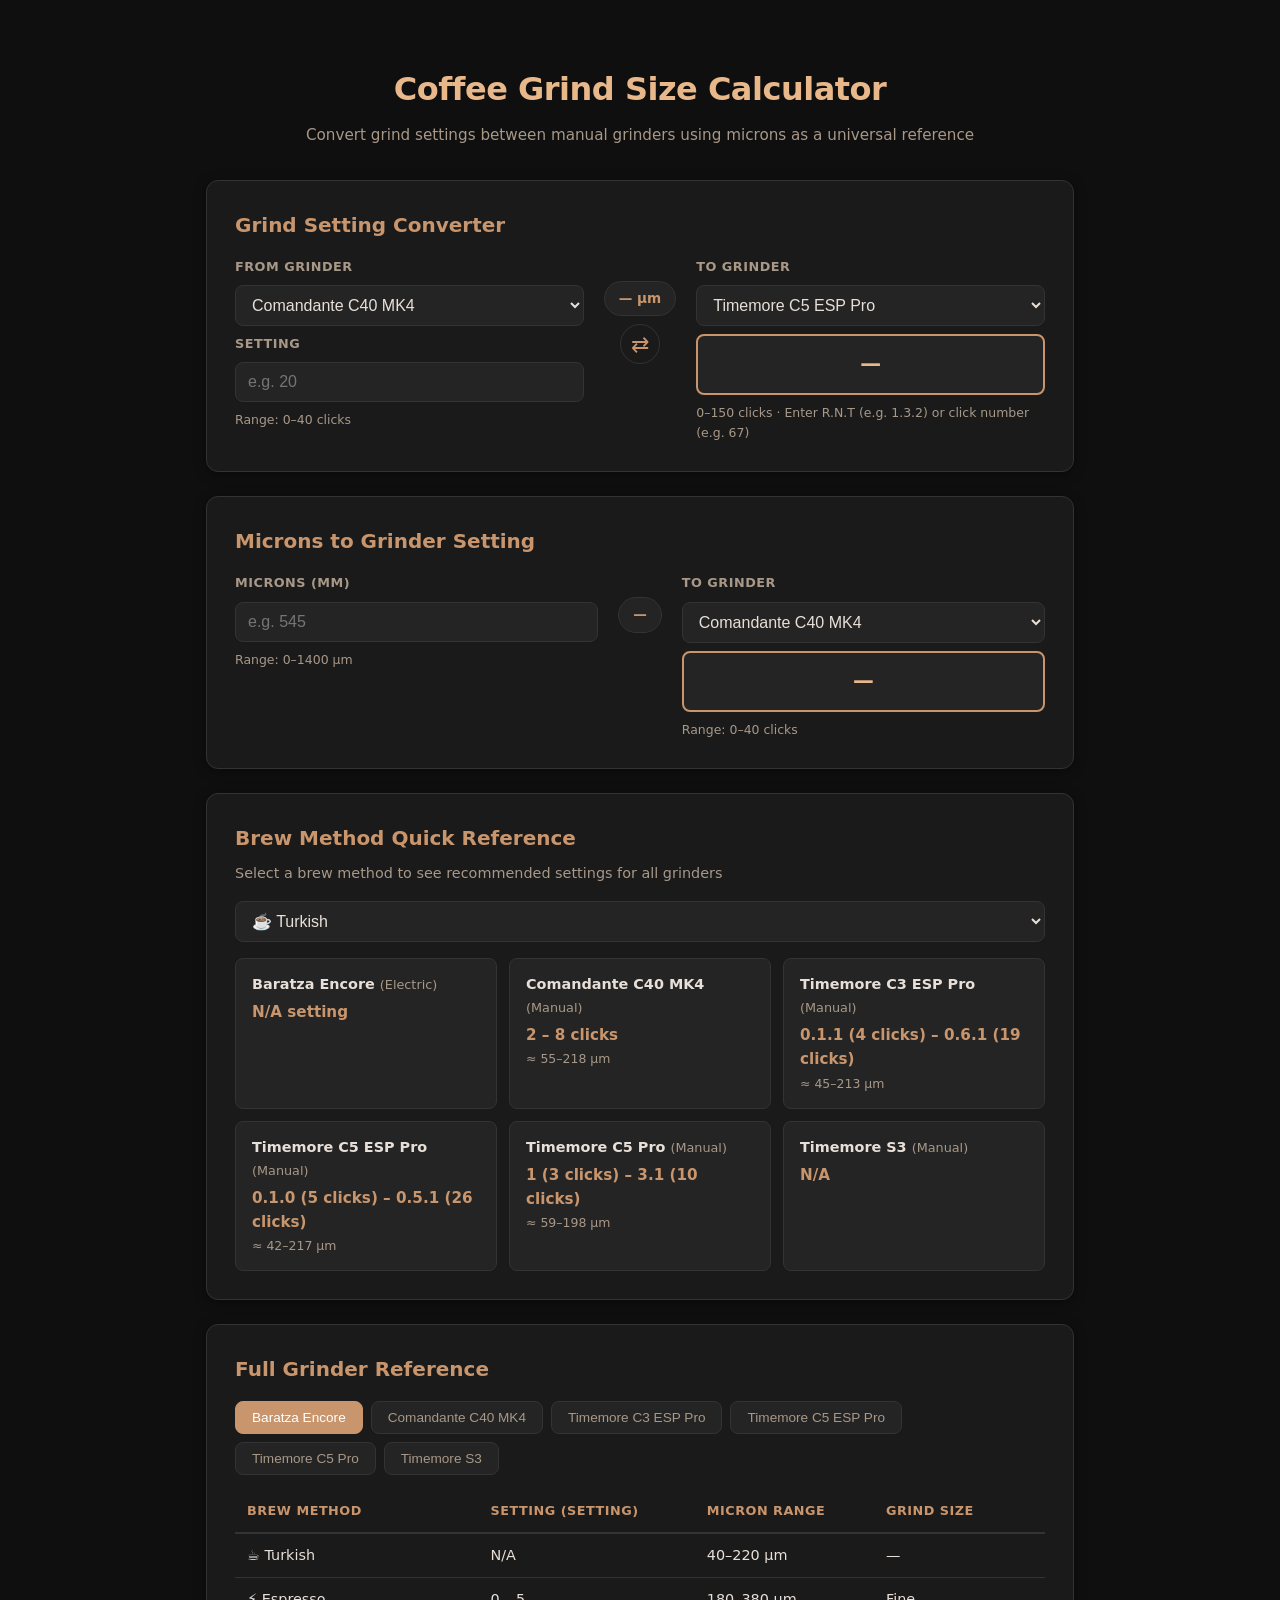
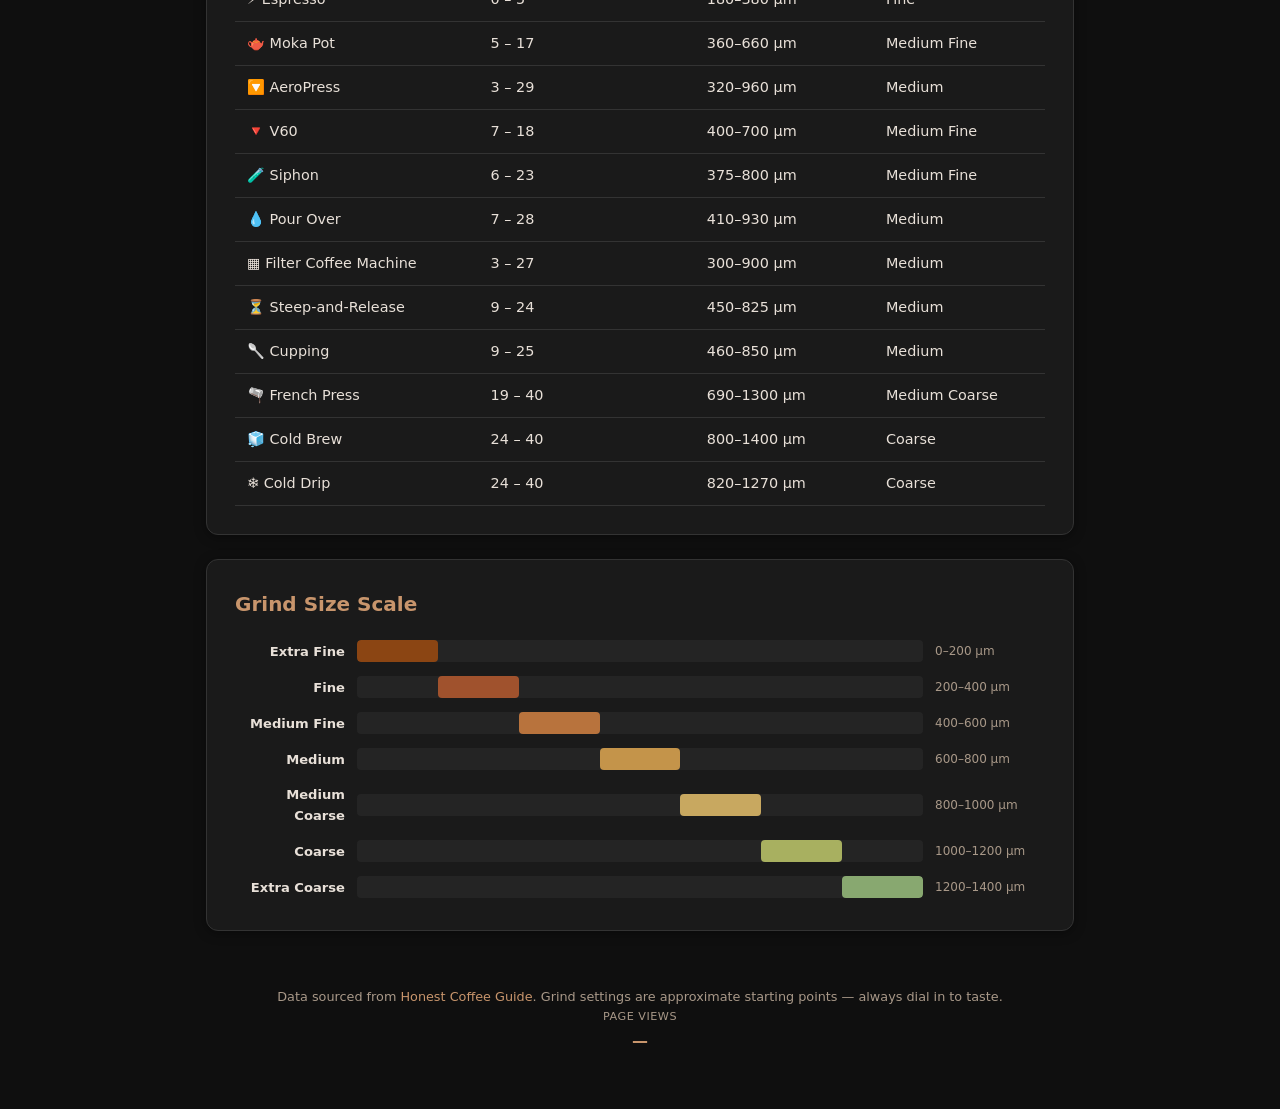
<file: v2/index.html>
<!DOCTYPE html>
<html lang="en">
<head>
<meta charset="UTF-8">
<link rel="icon" href="data:image/svg+xml,<svg xmlns='http://www.w3.org/2000/svg' viewBox='0 0 100 100'><text y='.9em' font-size='90'>☕</text></svg>" />
<meta name="viewport" content="width=device-width, initial-scale=1.0">
<title>Coffee Grind Size Calculator</title>
<link rel="stylesheet" href="style.css">
</head>
<body>
<div class="container">
  <header>
    <h1>Coffee Grind Size Calculator</h1>
    <p class="subtitle">Convert grind settings between manual grinders using microns as a universal reference</p>
  </header>

  <main>
    <!-- Converter Section -->
    <section class="converter-card">
      <h2>Grind Setting Converter</h2>
      <div class="converter-grid">
        <div class="converter-col">
          <label for="source-grinder">From Grinder</label>
          <select id="source-grinder"></select>
          <label for="source-value">Setting</label>
          <input type="text" id="source-value" placeholder="e.g. 20">
          <p class="input-hint" id="source-hint"></p>
        </div>
        <div class="converter-arrow">
          <span id="micron-display">— μm</span>
          <button id="swap-btn" title="Swap grinders">⇄</button>
        </div>
        <div class="converter-col">
          <label for="target-grinder">To Grinder</label>
          <select id="target-grinder"></select>
          <div class="result-box">
            <span id="result-value">—</span>
          </div>
          <p class="result-hint" id="target-hint"></p>
        </div>
      </div>
    </section>

    <!-- Microns to Grinder Converter -->
    <section class="converter-card">
      <h2>Microns to Grinder Setting</h2>
      <div class="micron-converter-grid">
        <div class="converter-col">
          <label for="micron-input">Microns (μm)</label>
          <input type="number" id="micron-input" placeholder="e.g. 545" min="0" max="1400">
          <p class="input-hint" id="micron-input-hint">Range: 0–1400 μm</p>
        </div>
        <div class="converter-arrow">
          <span id="micron-category">—</span>
        </div>
        <div class="converter-col">
          <label for="micron-target-grinder">To Grinder</label>
          <select id="micron-target-grinder"></select>
          <div class="result-box">
            <span id="micron-result-value">—</span>
          </div>
          <p class="result-hint" id="micron-target-hint"></p>
        </div>
      </div>
    </section>

    <!-- Brew Method Quick Reference -->
    <section class="brew-card">
      <h2>Brew Method Quick Reference</h2>
      <p class="section-desc">Select a brew method to see recommended settings for all grinders</p>
      <div class="brew-selector">
        <select id="brew-method"></select>
      </div>
      <div class="brew-results" id="brew-results"></div>
    </section>

    <!-- Grinder Reference Table -->
    <section class="reference-card">
      <h2>Full Grinder Reference</h2>
      <div class="tab-bar" id="grinder-tabs"></div>
      <div class="reference-table-wrap" id="reference-table"></div>
    </section>

    <!-- Micron Scale -->
    <section class="scale-card">
      <h2>Grind Size Scale</h2>
      <div class="micron-scale" id="micron-scale"></div>
    </section>
  </main>

  <footer>
    <p>Data sourced from <a href="https://honestcoffeeguide.com/coffee-grind-size-chart/" target="_blank">Honest Coffee Guide</a>. Grind settings are approximate starting points — always dial in to taste.</p>
    <div class="visit-counter" id="visit-counter">
      <span class="counter-item"><span class="counter-label">Page Views</span><span class="counter-value" id="total-views">—</span></span>
    </div>
  </footer>

  <!-- GoatCounter analytics & visitor counter -->
  <script>
    var defined = setInterval(function () {
      if (window.goatcounter && window.goatcounter.visit_count) {
        clearInterval(defined);

        // var el = document.getElementById('total-views');
        // if (el) el.textContent = window.goatcounter.count.length;

        let r = new XMLHttpRequest();
        r.addEventListener('load', function() {
            var el = document.getElementById('total-views');
            if (el) el.textContent = JSON.parse(this.responseText).count
        })

        // Should be exact (encoded) path as it appears in the UI. This uses
        // GoatCounter's count.js
        let path = window.goatcounter.get_data()['p']
        // Or alternatively, do it manually. Will return HTTP status 404 if the
        // path is not found).
        //let path = location.pathname

        r.open('GET', 'https://coffee-grind.goatcounter.com/counter/' + encodeURIComponent(path) + '.json')
        r.send()
      }
    }, 100);
  </script>
  <script data-goatcounter="https://coffee-grind.goatcounter.com/count" async src="//gc.zgo.at/count.js"></script>

</div>
<script src="app.js"></script>
<script src="grinders.js"></script>
<script src="converter.js"></script>
<script src="ui.js"></script>
</body>
</html>
</file>
<file: v2/style.css>
*,*::before,*::after{box-sizing:border-box;margin:0;padding:0}
:root{
  --bg:#0f0f0f;--surface:#1a1a1a;--surface2:#242424;--border:#333;
  --text:#e8e0d8;--text2:#a89888;--accent:#c8956c;--accent2:#e8b88a;
  --espresso:#6b3a2a;--green:#5a8a5a;--red:#a85a5a;
  --radius:12px;--shadow:0 2px 12px rgba(0,0,0,.4);
}
body{font-family:'Segoe UI',system-ui,-apple-system,sans-serif;background:var(--bg);color:var(--text);line-height:1.6;min-height:100vh}
.container{max-width:900px;margin:0 auto;padding:24px 16px}
header{text-align:center;padding:40px 0 32px}
h1{font-size:2rem;color:var(--accent2);font-weight:700;letter-spacing:-.5px}
.subtitle{color:var(--text2);margin-top:8px;font-size:.95rem}
h2{font-size:1.25rem;color:var(--accent);margin-bottom:16px;font-weight:600}
section{background:var(--surface);border:1px solid var(--border);border-radius:var(--radius);padding:28px;margin-bottom:24px;box-shadow:var(--shadow)}
.section-desc{color:var(--text2);font-size:.9rem;margin:-8px 0 16px}
.converter-grid{display:grid;grid-template-columns:1fr auto 1fr;gap:20px;align-items:start}
.converter-col{display:flex;flex-direction:column;gap:8px}
.converter-col label{font-size:.8rem;color:var(--text2);text-transform:uppercase;letter-spacing:.5px;font-weight:600}
.converter-col select,.converter-col input{background:var(--surface2);border:1px solid var(--border);color:var(--text);padding:10px 12px;border-radius:8px;font-size:1rem;outline:none;transition:border-color .2s}
.converter-col select:focus,.converter-col input:focus{border-color:var(--accent)}
.converter-arrow{display:flex;flex-direction:column;align-items:center;justify-content:center;gap:8px;padding-top:24px}
#micron-display{font-size:.85rem;color:var(--accent);font-weight:600;white-space:nowrap;background:var(--surface2);padding:6px 14px;border-radius:20px;border:1px solid var(--border)}
#swap-btn{background:none;border:1px solid var(--border);color:var(--accent);font-size:1.4rem;cursor:pointer;border-radius:50%;width:40px;height:40px;display:flex;align-items:center;justify-content:center;transition:all .2s}
#swap-btn:hover{background:var(--surface2);border-color:var(--accent)}
.result-box{background:var(--surface2);border:2px solid var(--accent);border-radius:8px;padding:12px;text-align:center;min-height:46px;display:flex;align-items:center;justify-content:center}
#result-value{font-size:1.3rem;font-weight:700;color:var(--accent2);display:flex;flex-direction:column;align-items:center;gap:2px}
#result-value .click-count{font-size:.85rem;font-weight:600;color:var(--text2)}
.input-hint,.result-hint{font-size:.78rem;color:var(--text2);min-height:1.2em}
.micron-converter-grid{display:grid;grid-template-columns:1fr auto 1fr;gap:20px;align-items:start}
#micron-result-value{font-size:1.3rem;font-weight:700;color:var(--accent2);display:flex;flex-direction:column;align-items:center;gap:2px}
#micron-result-value .click-count{font-size:.85rem;font-weight:600;color:var(--text2)}
#micron-category{font-size:.85rem;color:var(--accent);font-weight:600;white-space:nowrap;background:var(--surface2);padding:6px 14px;border-radius:20px;border:1px solid var(--border)}
.brew-selector{margin-bottom:16px}
.brew-selector select{background:var(--surface2);border:1px solid var(--border);color:var(--text);padding:10px 12px;border-radius:8px;font-size:1rem;width:100%;outline:none}
.brew-selector select:focus{border-color:var(--accent)}
.brew-results{display:grid;grid-template-columns:repeat(auto-fit,minmax(240px,1fr));gap:12px}
.brew-result-item{background:var(--surface2);border:1px solid var(--border);border-radius:8px;padding:14px 16px}
.brew-result-item .grinder-name{font-weight:600;font-size:.9rem}
.brew-result-item .grinder-range{color:var(--accent);font-weight:600;font-size:.95rem;margin-top:4px}
.brew-result-item .micron-range{color:var(--text2);font-size:.78rem;margin-top:2px}
.tab-bar{display:flex;gap:8px;margin-bottom:16px;flex-wrap:wrap}
.tab-bar button{background:var(--surface2);border:1px solid var(--border);color:var(--text2);padding:8px 16px;border-radius:8px;cursor:pointer;font-size:.85rem;transition:all .2s}
.tab-bar button.active{background:var(--accent);color:#fff;border-color:var(--accent)}
.tab-bar button:hover:not(.active){border-color:var(--accent);color:var(--text)}
.reference-table-wrap{overflow-x:auto}
table{width:100%;border-collapse:collapse;font-size:.9rem}
th{text-align:left;padding:10px 12px;border-bottom:2px solid var(--border);color:var(--accent);font-weight:600;font-size:.8rem;text-transform:uppercase;letter-spacing:.5px}
td{padding:10px 12px;border-bottom:1px solid var(--border)}
tr:hover td{background:var(--surface2)}
.micron-scale{display:flex;flex-direction:column;gap:6px}
.scale-row{display:flex;align-items:center;gap:12px;padding:4px 0}
.scale-label{width:110px;font-size:.82rem;font-weight:600;text-align:right;flex-shrink:0}
.scale-bar-wrap{flex:1;height:22px;background:var(--surface2);border-radius:4px;position:relative;overflow:hidden}
.scale-bar{height:100%;border-radius:4px;position:absolute}
.scale-range{font-size:.75rem;color:var(--text2);width:110px;flex-shrink:0}
.visit-counter{display:flex;justify-content:center;align-items:center;margin-bottom:16px}
.counter-item{display:flex;flex-direction:column;align-items:center;gap:2px}
.counter-label{font-size:.7rem;text-transform:uppercase;letter-spacing:.5px;color:var(--text2)}
.counter-value{font-size:1rem;font-weight:700;color:var(--accent)}
footer{text-align:center;padding:32px 0 16px;color:var(--text2);font-size:.8rem}
footer a{color:var(--accent);text-decoration:none}
footer a:hover{text-decoration:underline}
@media(max-width:640px){
  .converter-grid,.micron-converter-grid{grid-template-columns:1fr;gap:16px}
  .converter-arrow{flex-direction:row;padding:0}
  h1{font-size:1.5rem}
  section{padding:20px 16px}
  .brew-results{grid-template-columns:1fr}
  .scale-label{width:80px;font-size:.75rem}
  .scale-range{width:90px;font-size:.7rem}
}
</file>
